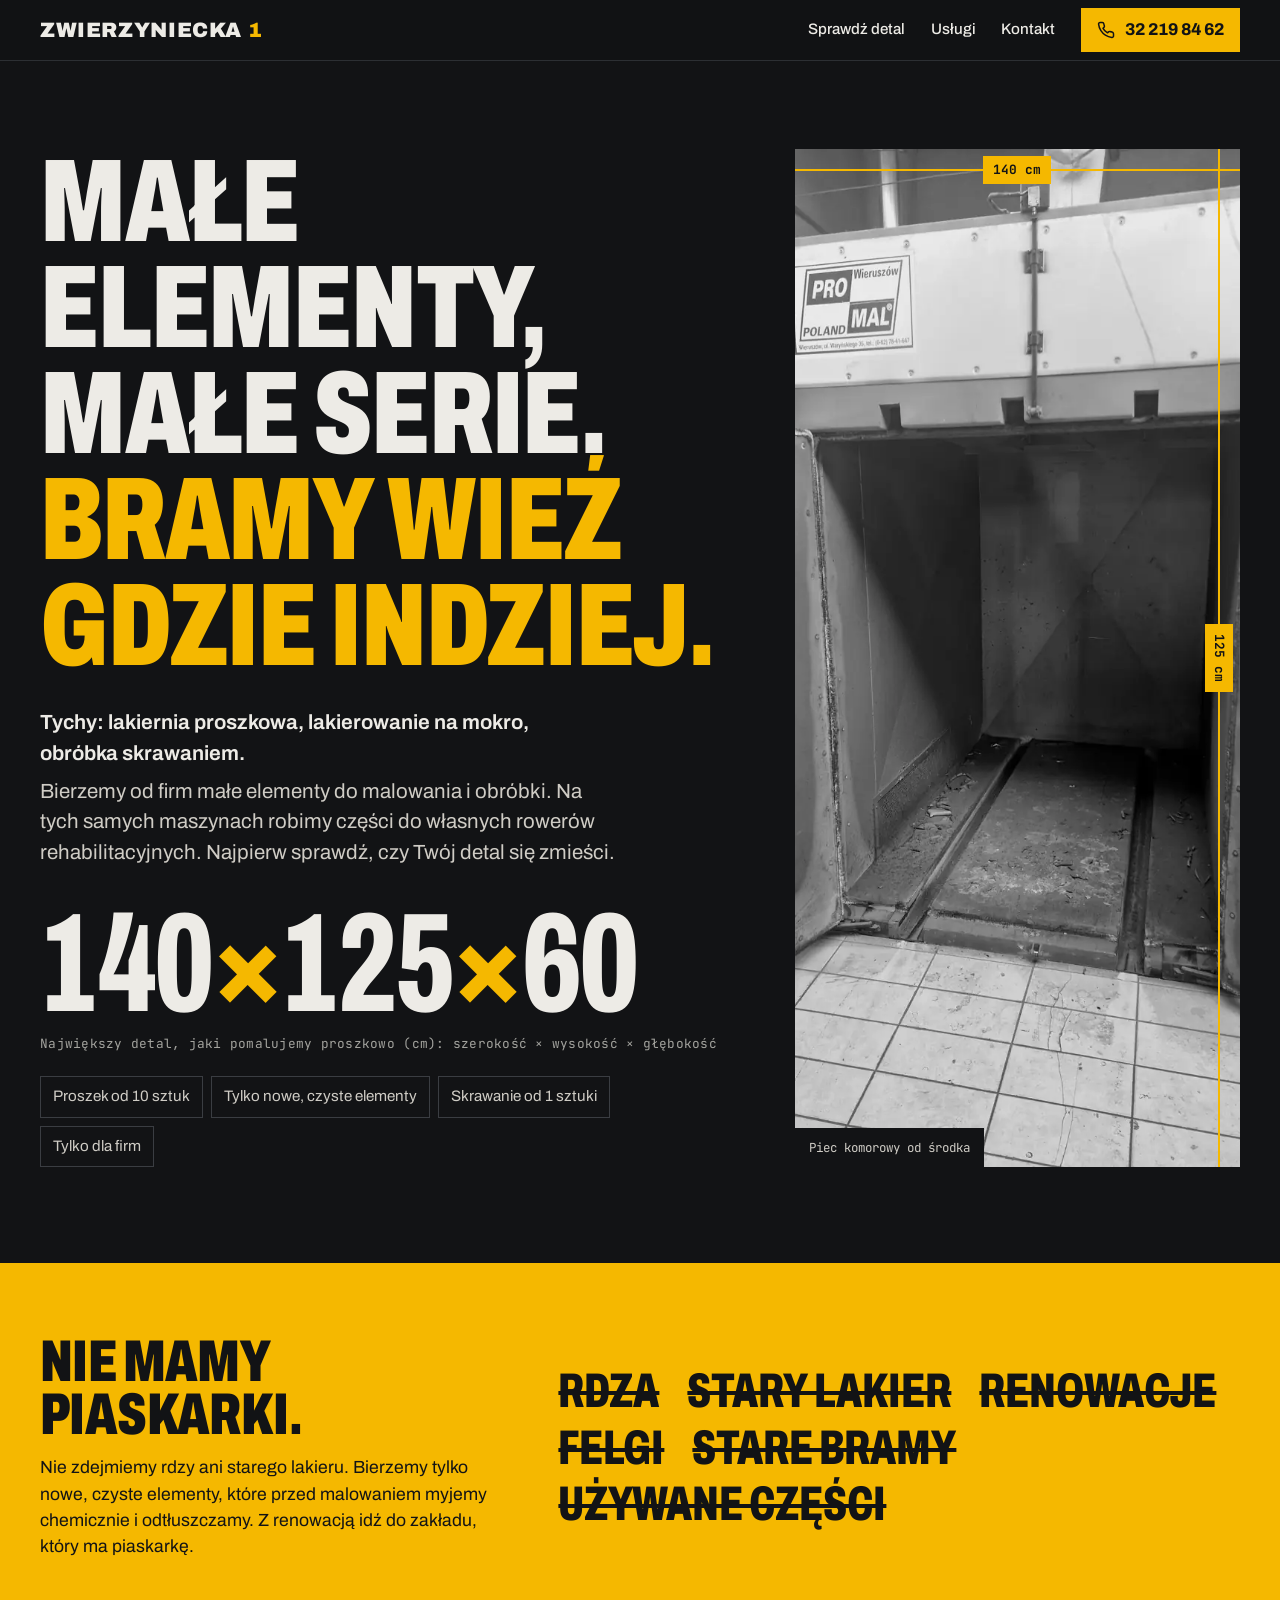
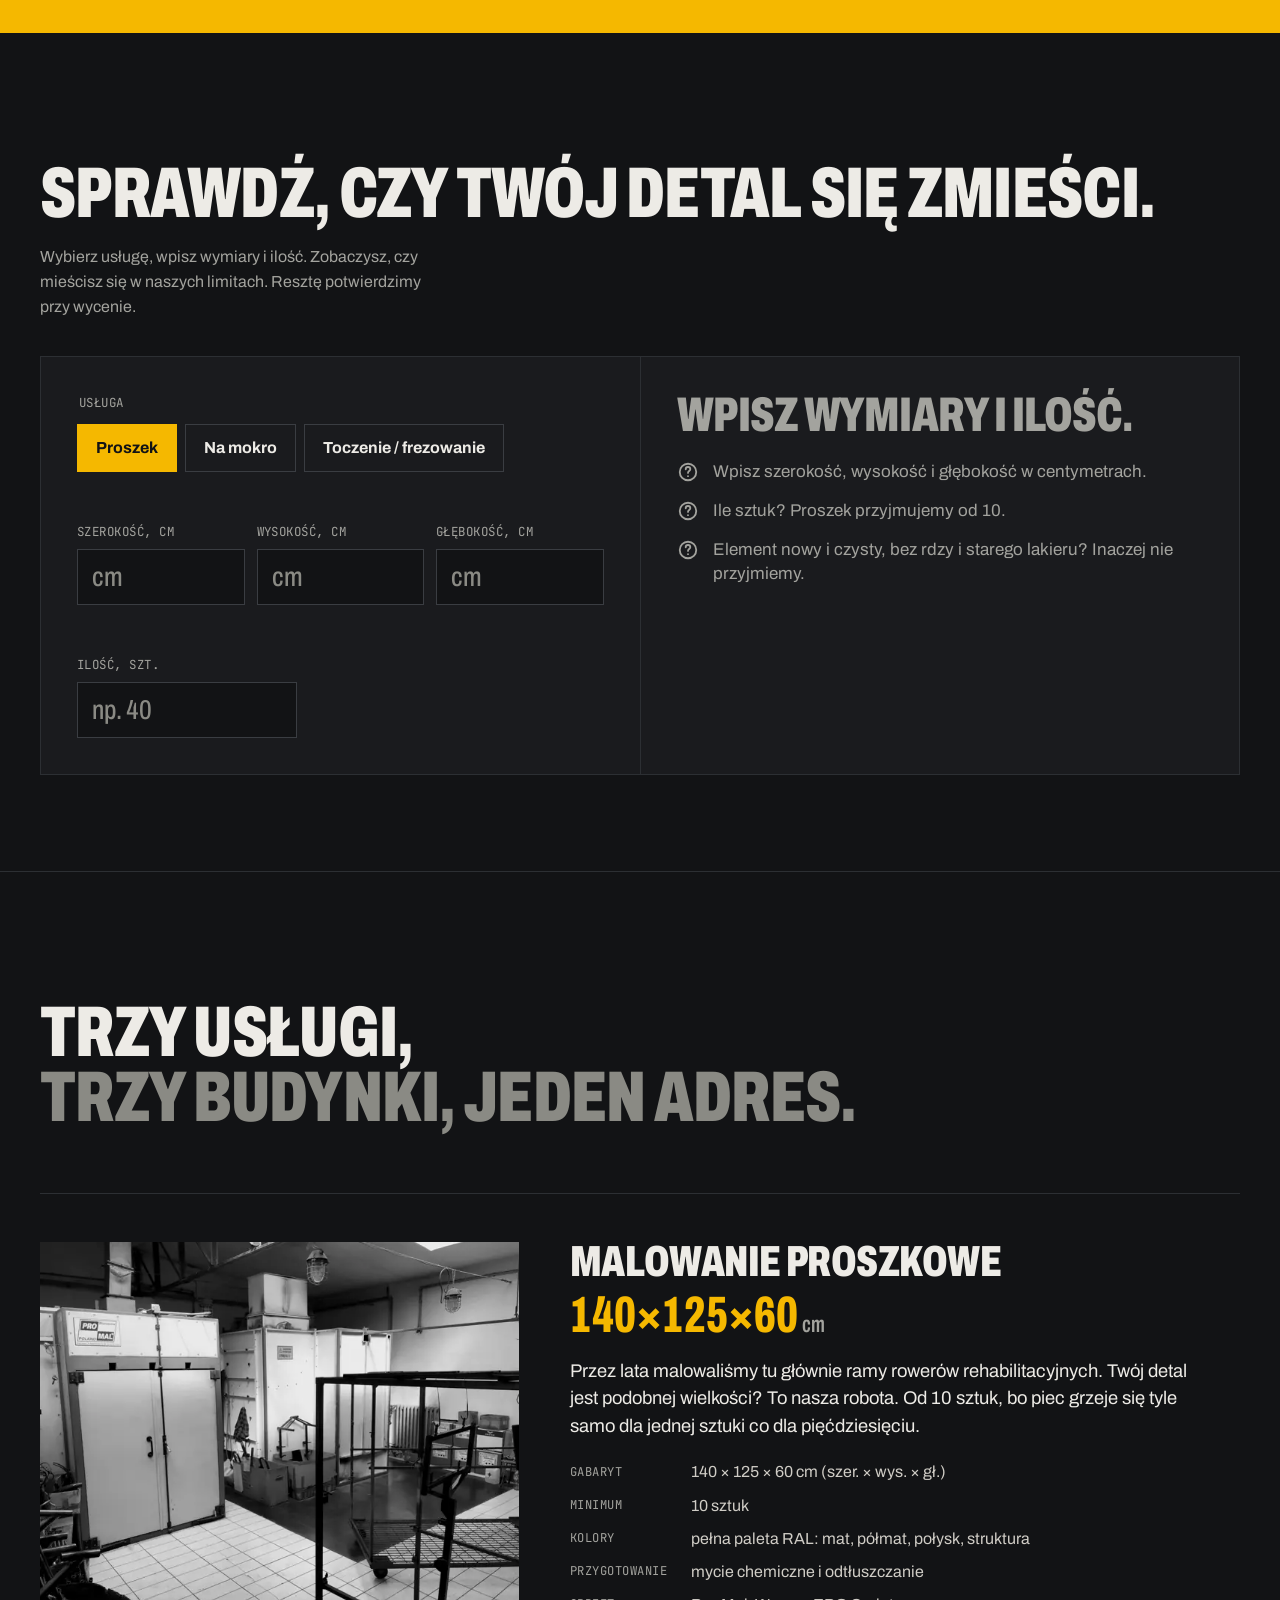
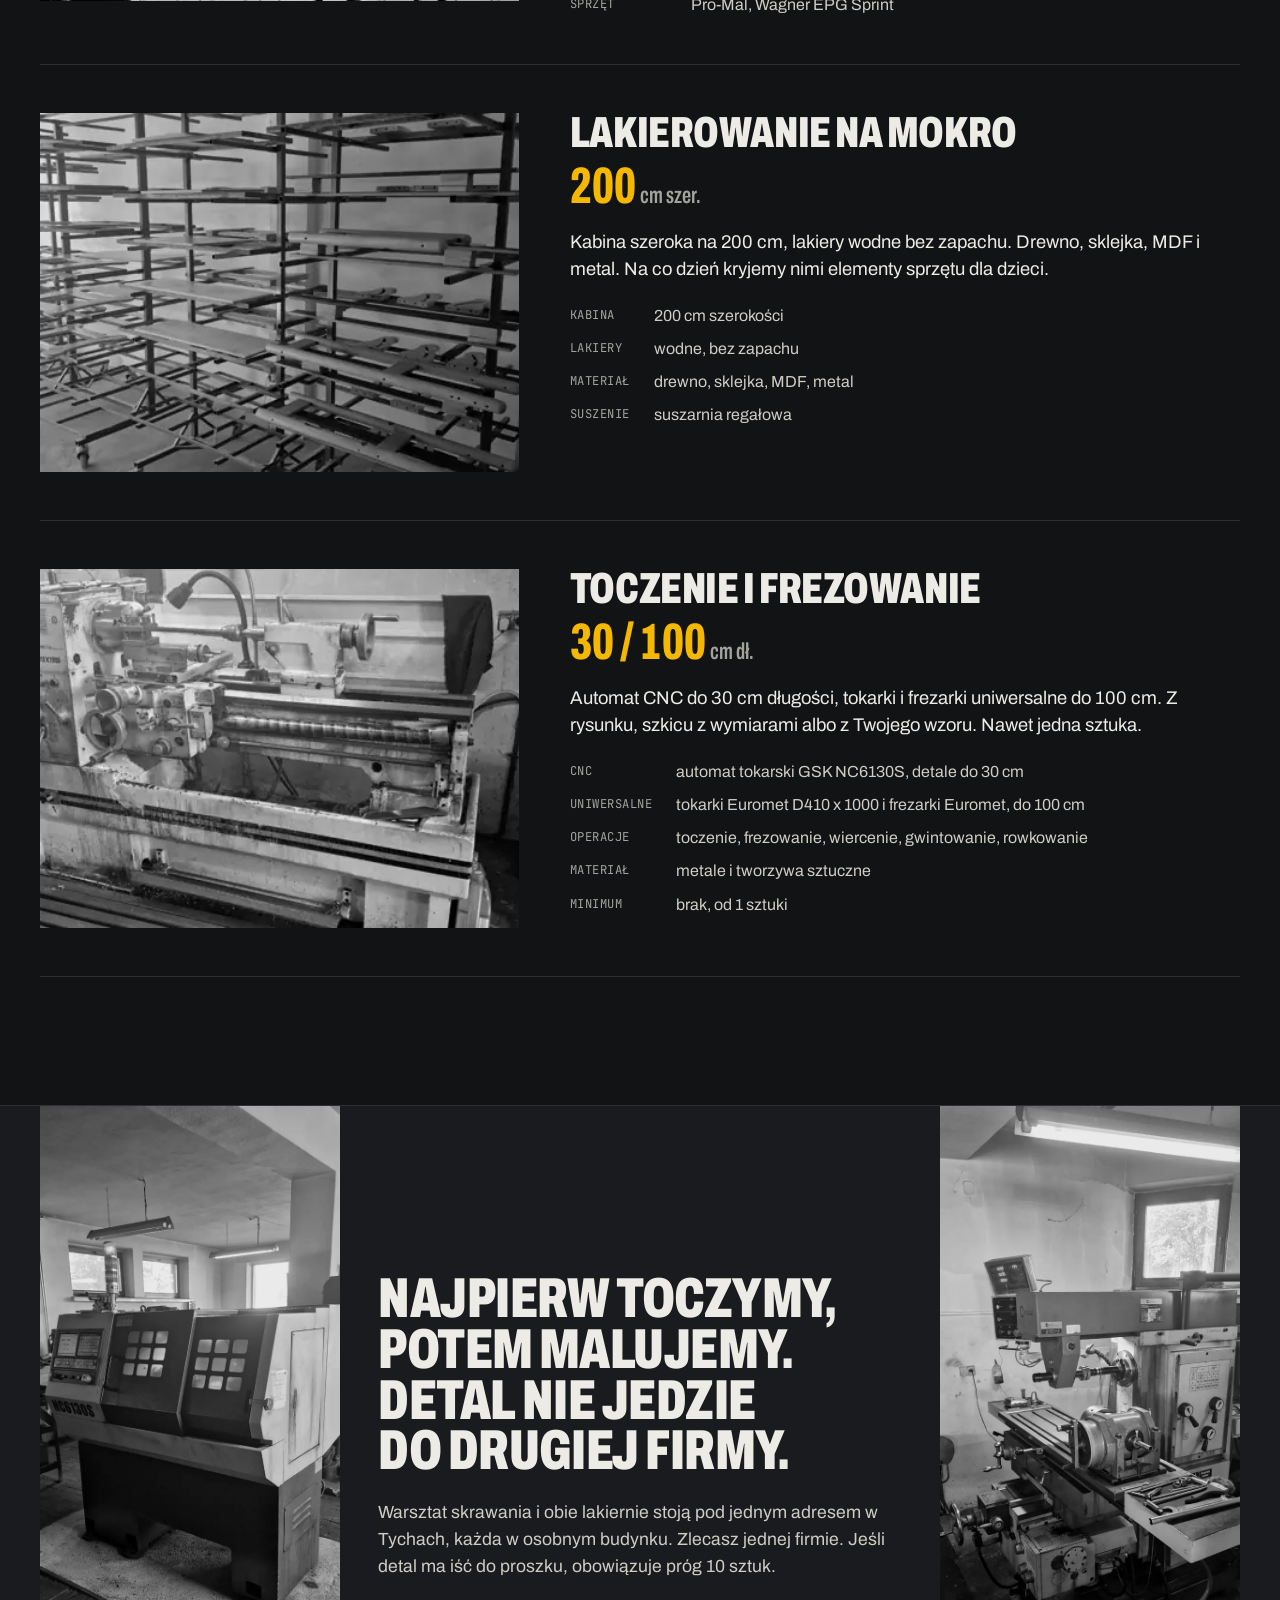
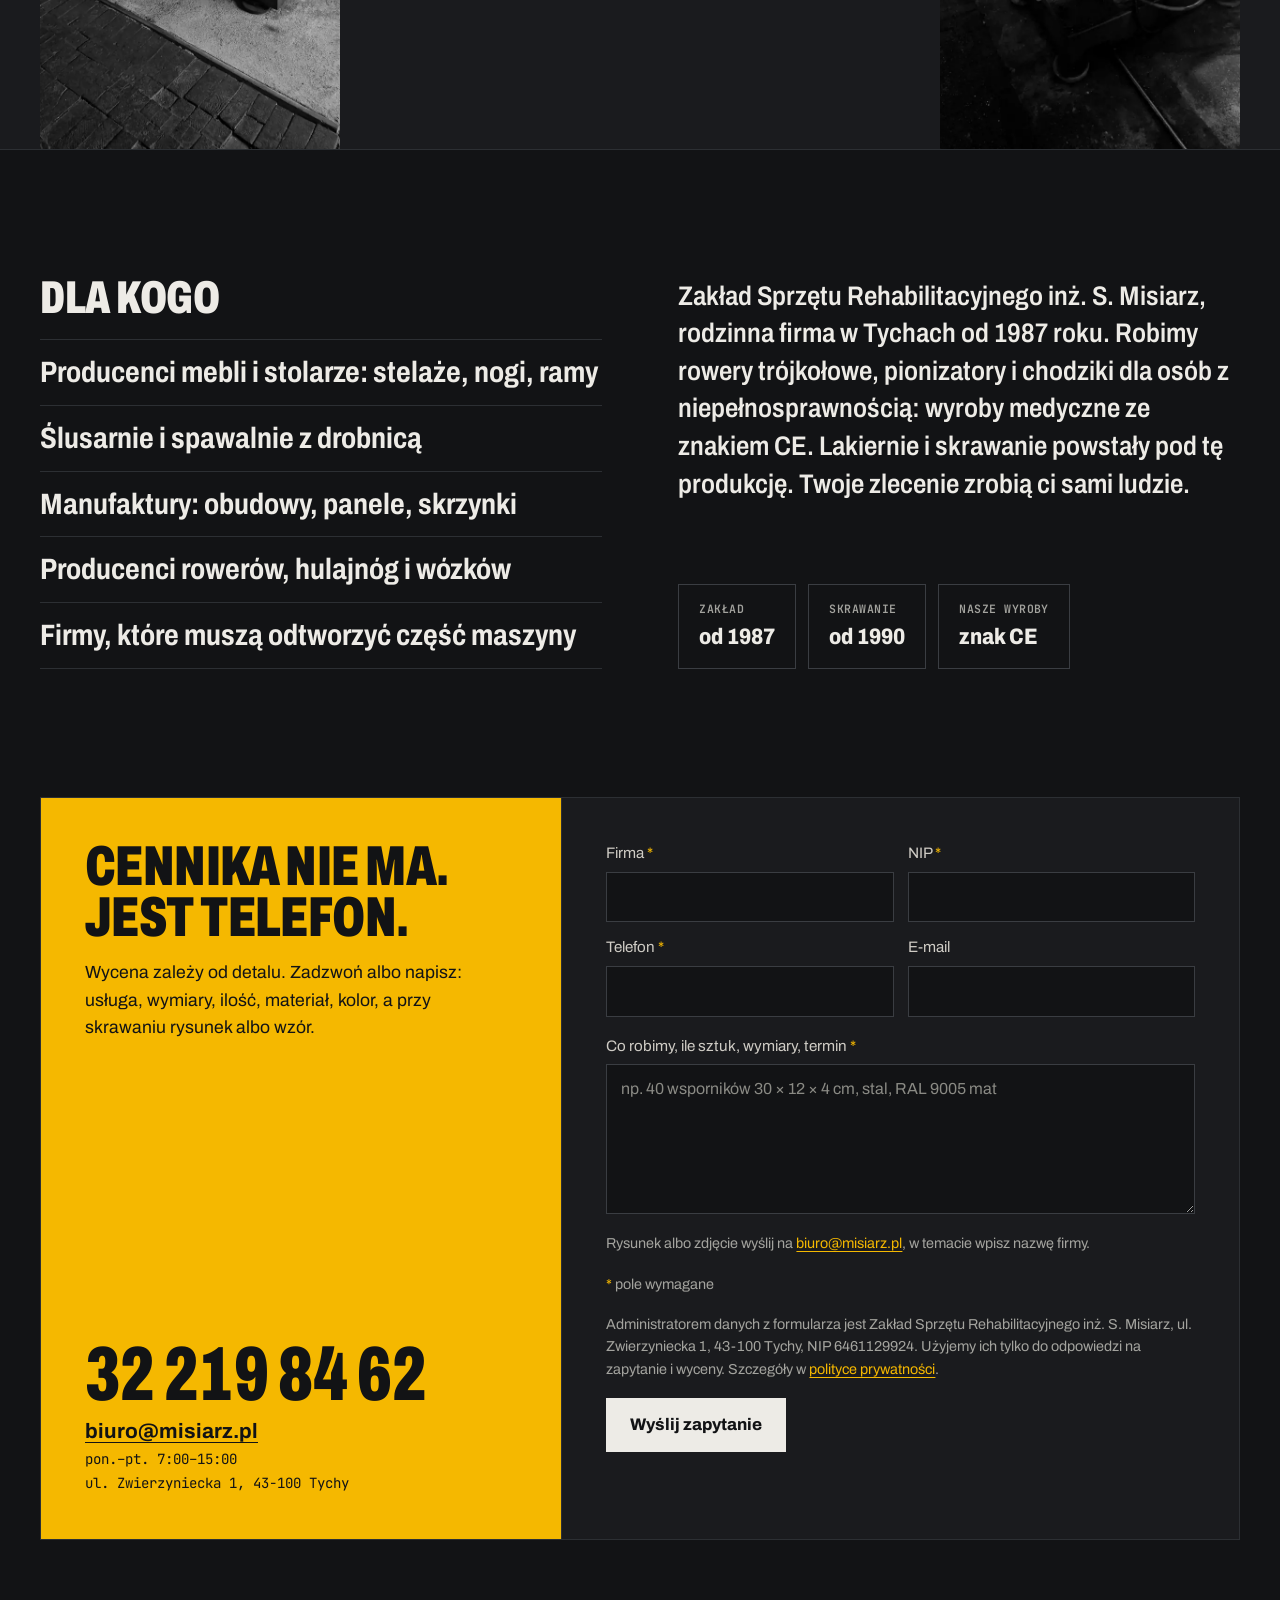
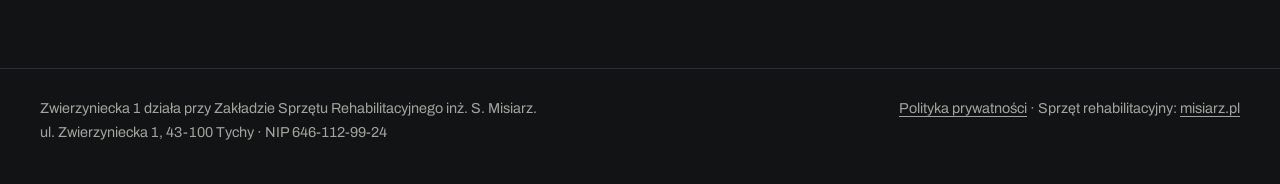
<file: index.html>
<!doctype html>
<html lang="pl">
<head>
<meta charset="utf-8">
<meta name="viewport" content="width=device-width, initial-scale=1">
<title>Lakiernia proszkowa i obróbka skrawaniem Tychy | Zwierzyniecka 1</title>
<meta name="description" content="Malowanie proszkowe do 140 × 125 × 60 cm od 10 sztuk, lakierowanie na mokro i toczenie od 1 sztuki. Małe elementy i małe serie dla firm. Tychy, ul. Zwierzyniecka 1.">
<link rel="canonical" href="https://zwierzyniecka1.pl/">
<meta name="theme-color" content="#121315">
<meta name="format-detection" content="telephone=no">

<meta property="og:type" content="website">
<meta property="og:locale" content="pl_PL">
<meta property="og:site_name" content="Zwierzyniecka 1">
<meta property="og:title" content="Zwierzyniecka 1 · lakiernia i skrawanie, Tychy">
<meta property="og:description" content="Małe elementy, małe serie. Malowanie proszkowe, lakierowanie na mokro, toczenie i frezowanie. Tylko dla firm.">
<meta property="og:url" content="https://zwierzyniecka1.pl/">
<meta property="og:image" content="https://zwierzyniecka1.pl/img/og.jpg">
<meta property="og:image:width" content="1200">
<meta property="og:image:height" content="630">
<meta name="twitter:card" content="summary_large_image">

<link rel="icon" href="favicon.svg" type="image/svg+xml">
<link rel="icon" href="favicon-32.png" sizes="32x32" type="image/png">
<link rel="apple-touch-icon" href="apple-touch-icon.png">

<link rel="preload" href="fonts/archivo-latin.woff2" as="font" type="font/woff2" crossorigin>
<link rel="preload" href="fonts/archivo-pl.woff2" as="font" type="font/woff2" crossorigin>
<link rel="preload" href="img/piec-640.webp" as="image" type="image/webp" imagesrcset="img/piec-640.webp 640w, img/piec-1280.webp 1280w" imagesizes="38vw" media="(min-width: 901px)" fetchpriority="high">
<link rel="stylesheet" href="css/style.css?v=3">

<script type="application/ld+json">
{
  "@context": "https://schema.org",
  "@type": "LocalBusiness",
  "@id": "https://zwierzyniecka1.pl/#firma",
  "name": "Zwierzyniecka 1",
  "description": "Lakiernia proszkowa, lakierowanie na mokro i obróbka skrawaniem dla firm. Małe elementy i małe serie.",
  "url": "https://zwierzyniecka1.pl/",
  "image": "https://zwierzyniecka1.pl/img/og.jpg",
  "telephone": "+48 32 219 84 62",
  "email": "biuro@misiarz.pl",
  "address": {
    "@type": "PostalAddress",
    "streetAddress": "ul. Zwierzyniecka 1",
    "postalCode": "43-100",
    "addressLocality": "Tychy",
    "addressCountry": "PL"
  },
  "openingHoursSpecification": [{
    "@type": "OpeningHoursSpecification",
    "dayOfWeek": ["Monday", "Tuesday", "Wednesday", "Thursday", "Friday"],
    "opens": "07:00",
    "closes": "15:00"
  }],
  "parentOrganization": {
    "@type": "Organization",
    "name": "Zakład Sprzętu Rehabilitacyjnego inż. S. Misiarz",
    "legalName": "Zakład Sprzętu Rehabilitacyjnego inż. S. Misiarz",
    "taxID": "6461129924",
    "vatID": "PL6461129924",
    "url": "https://www.misiarz.pl/"
  },
  "hasOfferCatalog": {
    "@type": "OfferCatalog",
    "name": "Usługi",
    "itemListElement": [
      {"@type": "Offer", "itemOffered": {"@type": "Service", "name": "Malowanie proszkowe", "description": "Elementy do 140 × 125 × 60 cm, od 10 sztuk, pełna paleta RAL."}},
      {"@type": "Offer", "itemOffered": {"@type": "Service", "name": "Lakierowanie na mokro", "description": "Kabina 200 cm szerokości, lakiery wodne. Drewno, sklejka, MDF, metal."}},
      {"@type": "Offer", "itemOffered": {"@type": "Service", "name": "Obróbka skrawaniem", "description": "Toczenie i frezowanie do 100 cm długości, CNC do 30 cm, od 1 sztuki."}}
    ]
  }
}
</script>
</head>
<body>
<a class="skip" href="#main">Przejdź do treści</a>

<header class="bar">
  <div class="wrap bar__in">
    <a class="logo" href="#main" aria-label="Zwierzyniecka 1, początek strony">ZWIERZYNIECKA<b>1</b></a>
    <nav class="nav" aria-label="Menu">
      <a class="nav__link" href="#sprawdz">Sprawdź detal</a>
      <a class="nav__link" href="#uslugi">Usługi</a>
      <a class="nav__link" href="#kontakt">Kontakt</a>
      <a class="call" href="tel:+48322198462"><svg viewBox="0 0 24 24" fill="none" stroke="currentColor" stroke-width="2" stroke-linecap="round" stroke-linejoin="round" aria-hidden="true"><path d="M22 16.9v3a2 2 0 0 1-2.2 2 19.8 19.8 0 0 1-8.6-3.1 19.5 19.5 0 0 1-6-6A19.8 19.8 0 0 1 2.1 4.2 2 2 0 0 1 4.1 2h3a2 2 0 0 1 2 1.7c.1.9.4 1.8.7 2.7a2 2 0 0 1-.5 2.1L8 9.8a16 16 0 0 0 6 6l1.3-1.3a2 2 0 0 1 2.1-.4c.9.3 1.8.6 2.7.7a2 2 0 0 1 1.7 2z"/></svg><span class="num">32 219 84 62</span></a>
    </nav>
  </div>
</header>

<main id="main">

<section class="hero" aria-labelledby="hero-h">
  <div class="wrap hero__grid">
    <div class="hero__copy">
      <div>
        <h1 id="hero-h" class="display">Małe elementy, małe serie. <span>Bramy wieź gdzie indziej.</span></h1>
        <p class="lead"><strong>Tychy: lakiernia proszkowa, lakierowanie na mokro, obróbka skrawaniem.</strong>Bierzemy od firm małe elementy do malowania i obróbki. Na tych samych maszynach robimy części do własnych rowerów rehabilitacyjnych. Najpierw sprawdź, czy Twój detal się zmieści.</p>
      </div>
      <div class="size">
        <p class="size__num num"><span aria-hidden="true">140<i>×</i>125<i>×</i>60</span><span class="sr">140 na 125 na 60 centymetrów</span></p>
        <p class="size__cap">Największy detal, jaki pomalujemy proszkowo (cm): szerokość × wysokość × głębokość</p>
        <ul class="tags">
          <li>Proszek od 10 sztuk</li>
          <li>Tylko nowe, czyste elementy</li>
          <li>Skrawanie od 1 sztuki</li>
          <li>Tylko dla firm</li>
        </ul>
      </div>
    </div>
    <figure class="oven">
      <img src="img/piec-640.webp" srcset="img/piec-640.webp 640w, img/piec-1280.webp 1280w" sizes="(max-width: 900px) 100vw, 38vw" width="640" height="1370" alt="Wnętrze pieca komorowego do malowania proszkowego" decoding="async">
      <span class="oven__w" aria-hidden="true"></span>
      <span class="oven__tag oven__tag--w" aria-hidden="true">140 cm</span>
      <span class="oven__h" aria-hidden="true"></span>
      <span class="oven__tag oven__tag--h" aria-hidden="true">125 cm</span>
      <figcaption>Piec komorowy od środka</figcaption>
    </figure>
  </div>
</section>

<section class="no" aria-labelledby="no-h">
  <div class="wrap no__in">
    <div>
      <h2 id="no-h" class="display">Nie mamy piaskarki.</h2>
      <p>Nie zdejmiemy rdzy ani starego lakieru. Bierzemy tylko nowe, czyste elementy, które przed malowaniem myjemy chemicznie i odtłuszczamy. Z renowacją idź do zakładu, który ma piaskarkę.</p>
    </div>
    <ul aria-label="Czego nie przyjmujemy">
      <li>rdza</li>
      <li>stary lakier</li>
      <li>renowacje</li>
      <li>felgi</li>
      <li>stare bramy</li>
      <li>używane części</li>
    </ul>
  </div>
</section>

<section class="check" id="sprawdz" aria-labelledby="check-h">
  <div class="wrap">
    <div class="check__head">
      <h2 id="check-h" class="display">Sprawdź, czy Twój detal się zmieści.</h2>
      <p class="check__intro">Wybierz usługę, wpisz wymiary i ilość. Zobaczysz, czy mieścisz się w naszych limitach. Resztę potwierdzimy przy wycenie.</p>
    </div>
    <div class="check__box">
      <form class="check__form" id="checker" novalidate>
        <fieldset>
          <legend>Usługa</legend>
          <div class="modes">
            <button type="button" class="mode" data-mode="proszek" aria-pressed="true">Proszek</button>
            <button type="button" class="mode" data-mode="mokro" aria-pressed="false">Na mokro</button>
            <button type="button" class="mode" data-mode="toczenie" aria-pressed="false">Toczenie / frezowanie</button>
          </div>
        </fieldset>
        <div class="dims">
          <label class="field"><span class="lbl" id="lab-a">Szerokość, cm</span><input class="inp" id="in-a" type="text" inputmode="decimal" autocomplete="off" placeholder="cm"></label>
          <label class="field"><span class="lbl" id="lab-b">Wysokość, cm</span><input class="inp" id="in-b" type="text" inputmode="decimal" autocomplete="off" placeholder="cm"></label>
          <label class="field"><span class="lbl" id="lab-c">Głębokość, cm</span><input class="inp" id="in-c" type="text" inputmode="decimal" autocomplete="off" placeholder="cm"></label>
        </div>
        <label class="field field--qty"><span class="lbl">Ilość, szt.</span><input class="inp" id="in-q" type="text" inputmode="numeric" autocomplete="off" placeholder="np. 40"></label>
      </form>
      <div class="check__out">
        <p class="sr" id="check-live" aria-live="polite"></p>
        <p class="verdict display" id="verdict" data-state="empty">Wpisz wymiary i ilość.</p>
        <ul class="notes" id="notes"></ul>
        <a class="btn check__cta" id="check-cta" href="#kontakt" hidden>Wyślij zapytanie z tymi wymiarami</a>
      </div>
    </div>
  </div>
</section>

<section class="services" id="uslugi" aria-labelledby="svc-h">
  <div class="wrap">
    <h2 id="svc-h" class="display section-title">Trzy usługi, <span>trzy budynki, jeden adres.</span></h2>

    <article class="svc">
      <img class="svc__img" src="img/hala-640.webp" srcset="img/hala-640.webp 640w, img/hala-1280.webp 1280w" sizes="(max-width: 860px) 100vw, 40vw" width="640" height="480" loading="lazy" decoding="async" alt="Lakiernia proszkowa: piec i kabina proszkowa">
      <div class="svc__body">
        <div class="svc__top">
          <h3 class="display">Malowanie proszkowe</h3>
          <p class="svc__fig num">140×125×60<small>cm</small></p>
        </div>
        <p class="svc__lead">Przez lata malowaliśmy tu głównie ramy rowerów rehabilitacyjnych. Twój detal jest podobnej wielkości? To nasza robota. Od 10 sztuk, bo piec grzeje się tyle samo dla jednej sztuki co dla pięćdziesięciu.</p>
        <dl class="specs">
          <dt>Gabaryt</dt><dd>140 × 125 × 60 cm (szer. × wys. × gł.)</dd>
          <dt>Minimum</dt><dd>10 sztuk</dd>
          <dt>Kolory</dt><dd>pełna paleta RAL: mat, półmat, połysk, struktura</dd>
          <dt>Przygotowanie</dt><dd>mycie chemiczne i odtłuszczanie</dd>
          <dt>Sprzęt</dt><dd>Pro-Mal, Wagner EPG Sprint</dd>
        </dl>
      </div>
    </article>

    <article class="svc">
      <img class="svc__img" src="img/suszarnia-640.webp" srcset="img/suszarnia-640.webp 640w, img/suszarnia-1280.webp 1280w" sizes="(max-width: 860px) 100vw, 40vw" width="640" height="299" loading="lazy" decoding="async" alt="Suszarnia regałowa z lakierowanymi elementami ze sklejki">
      <div class="svc__body">
        <div class="svc__top">
          <h3 class="display">Lakierowanie na mokro</h3>
          <p class="svc__fig num">200<small>cm szer.</small></p>
        </div>
        <p class="svc__lead">Kabina szeroka na 200 cm, lakiery wodne bez zapachu. Drewno, sklejka, MDF i metal. Na co dzień kryjemy nimi elementy sprzętu dla dzieci.</p>
        <dl class="specs">
          <dt>Kabina</dt><dd>200 cm szerokości</dd>
          <dt>Lakiery</dt><dd>wodne, bez zapachu</dd>
          <dt>Materiał</dt><dd>drewno, sklejka, MDF, metal</dd>
          <dt>Suszenie</dt><dd>suszarnia regałowa</dd>
        </dl>
      </div>
    </article>

    <article class="svc">
      <img class="svc__img" src="img/tokarka-640.webp" srcset="img/tokarka-640.webp 640w, img/tokarka-1280.webp 1280w" sizes="(max-width: 860px) 100vw, 40vw" width="640" height="299" loading="lazy" decoding="async" alt="Tokarka uniwersalna Euromet D410 x 1000">
      <div class="svc__body">
        <div class="svc__top">
          <h3 class="display">Toczenie i frezowanie</h3>
          <p class="svc__fig num">30 / 100<small>cm dł.</small></p>
        </div>
        <p class="svc__lead">Automat CNC do 30 cm długości, tokarki i frezarki uniwersalne do 100 cm. Z rysunku, szkicu z wymiarami albo z Twojego wzoru. Nawet jedna sztuka.</p>
        <dl class="specs">
          <dt>CNC</dt><dd>automat tokarski GSK NC6130S, detale do 30 cm</dd>
          <dt>Uniwersalne</dt><dd>tokarki Euromet D410 x 1000 i frezarki Euromet, do 100 cm</dd>
          <dt>Operacje</dt><dd>toczenie, frezowanie, wiercenie, gwintowanie, rowkowanie</dd>
          <dt>Materiał</dt><dd>metale i tworzywa sztuczne</dd>
          <dt>Minimum</dt><dd>brak, od 1 sztuki</dd>
        </dl>
      </div>
    </article>
  </div>
</section>

<section class="addr" aria-labelledby="addr-h">
  <div class="wrap addr__in">
    <img src="img/cnc-640.webp" srcset="img/cnc-640.webp 640w, img/cnc-1280.webp 1280w" sizes="(max-width: 900px) 50vw, 25vw" width="640" height="1370" loading="lazy" decoding="async" alt="Automat tokarski CNC GSK NC6130S">
    <div class="addr__txt">
      <h2 id="addr-h" class="display">Najpierw toczymy, potem malujemy. Detal nie jedzie do drugiej firmy.</h2>
      <p>Warsztat skrawania i obie lakiernie stoją pod jednym adresem w Tychach, każda w osobnym budynku. Zlecasz jednej firmie. Jeśli detal ma iść do proszku, obowiązuje próg 10 sztuk.</p>
    </div>
    <img src="img/frezarka-640.webp" srcset="img/frezarka-640.webp 640w, img/frezarka-1280.webp 1280w" sizes="(max-width: 900px) 50vw, 25vw" width="640" height="1370" loading="lazy" decoding="async" alt="Frezarka uniwersalna Euromet">
  </div>
</section>

<div class="wrap who">
  <section aria-labelledby="who-h">
    <h2 id="who-h" class="display">Dla kogo</h2>
    <ul>
      <li>Producenci mebli i stolarze: stelaże, nogi, ramy</li>
      <li>Ślusarnie i spawalnie z drobnicą</li>
      <li>Manufaktury: obudowy, panele, skrzynki</li>
      <li>Producenci rowerów, hulajnóg i wózków</li>
      <li>Firmy, które muszą odtworzyć część maszyny</li>
    </ul>
  </section>
  <section class="story" aria-label="O zakładzie">
    <p>Zakład Sprzętu Rehabilitacyjnego inż. S. Misiarz, rodzinna firma w Tychach od 1987 roku. Robimy rowery trójkołowe, pionizatory i chodziki dla osób z niepełnosprawnością: wyroby medyczne ze znakiem CE. Lakiernie i skrawanie powstały pod tę produkcję. Twoje zlecenie zrobią ci sami ludzie.</p>
    <div class="facts">
      <p class="fact"><span>Zakład</span><b class="num">od 1987</b></p>
      <p class="fact"><span>Skrawanie</span><b class="num">od 1990</b></p>
      <p class="fact"><span>Nasze wyroby</span><b>znak CE</b></p>
    </div>
  </section>
</div>

<section class="contact" id="kontakt" aria-labelledby="contact-h">
  <div class="wrap">
    <div class="contact__box">
      <div class="contact__call">
        <div>
          <h2 id="contact-h" class="display">Cennika nie ma.<br>Jest telefon.</h2>
          <p>Wycena zależy od detalu. Zadzwoń albo napisz: usługa, wymiary, ilość, materiał, kolor, a przy skrawaniu rysunek albo wzór.</p>
        </div>
        <div>
          <a class="bigtel num" href="tel:+48322198462">32 219 84 62</a>
          <p><a class="contact__mail" href="mailto:biuro@misiarz.pl">biuro@misiarz.pl</a></p>
          <address class="contact__meta">pon.–pt. 7:00–15:00<br>ul. Zwierzyniecka 1, 43-100 Tychy</address>
        </div>
      </div>

      <form class="form" id="inquiry" action="mailto:biuro@misiarz.pl" method="post" enctype="text/plain">
        <div class="form__grid">
          <label class="ff"><span>Firma <em aria-hidden="true">*</em></span><input name="firma" required autocomplete="organization"></label>
          <label class="ff"><span>NIP <em aria-hidden="true">*</em></span><input name="nip" required inputmode="numeric" pattern="[0-9 \-]{10,13}" title="10 cyfr NIP"></label>
          <label class="ff"><span>Telefon <em aria-hidden="true">*</em></span><input name="telefon" type="tel" required autocomplete="tel"></label>
          <label class="ff"><span>E-mail</span><input name="email" type="email" autocomplete="email"></label>
        </div>
        <label class="ff"><span>Co robimy, ile sztuk, wymiary, termin <em aria-hidden="true">*</em></span><textarea name="opis" id="opis" required rows="5" placeholder="np. 40 wsporników 30 × 12 × 4 cm, stal, RAL 9005 mat"></textarea></label>
        <p class="form__note">Rysunek albo zdjęcie wyślij na <a href="mailto:biuro@misiarz.pl">biuro@misiarz.pl</a>, w temacie wpisz nazwę firmy.</p>
        <div class="hp" aria-hidden="true"><label>Zostaw to pole puste <input name="_gotcha" tabindex="-1" autocomplete="off"></label></div>
        <input type="hidden" name="_subject" value="Zapytanie ze strony zwierzyniecka1.pl">
        <p class="form__note"><em class="req">*</em> pole wymagane</p>
        <p class="form__note">Administratorem danych z formularza jest Zakład Sprzętu Rehabilitacyjnego inż. S. Misiarz, ul. Zwierzyniecka 1, 43-100 Tychy, NIP 6461129924. Użyjemy ich tylko do odpowiedzi na zapytanie i wyceny. Szczegóły w <a href="polityka-prywatnosci.html">polityce prywatności</a>.</p>
        <button class="btn btn--light" type="submit">Wyślij zapytanie</button>
        <p class="form__status" id="form-status" role="status"></p>
      </form>
    </div>
  </div>
</section>

</main>

<footer class="foot">
  <div class="wrap foot__in">
    <p>Zwierzyniecka 1 działa przy Zakładzie Sprzętu Rehabilitacyjnego inż. S. Misiarz.<br>ul. Zwierzyniecka 1, 43-100 Tychy · NIP <span class="num">646-112-99-24</span></p>
    <p><a href="polityka-prywatnosci.html">Polityka prywatności</a> · Sprzęt rehabilitacyjny: <a href="https://www.misiarz.pl">misiarz.pl</a></p>
  </div>
</footer>

<script src="js/app.js?v=3" defer></script>
</body>
</html>
</file>
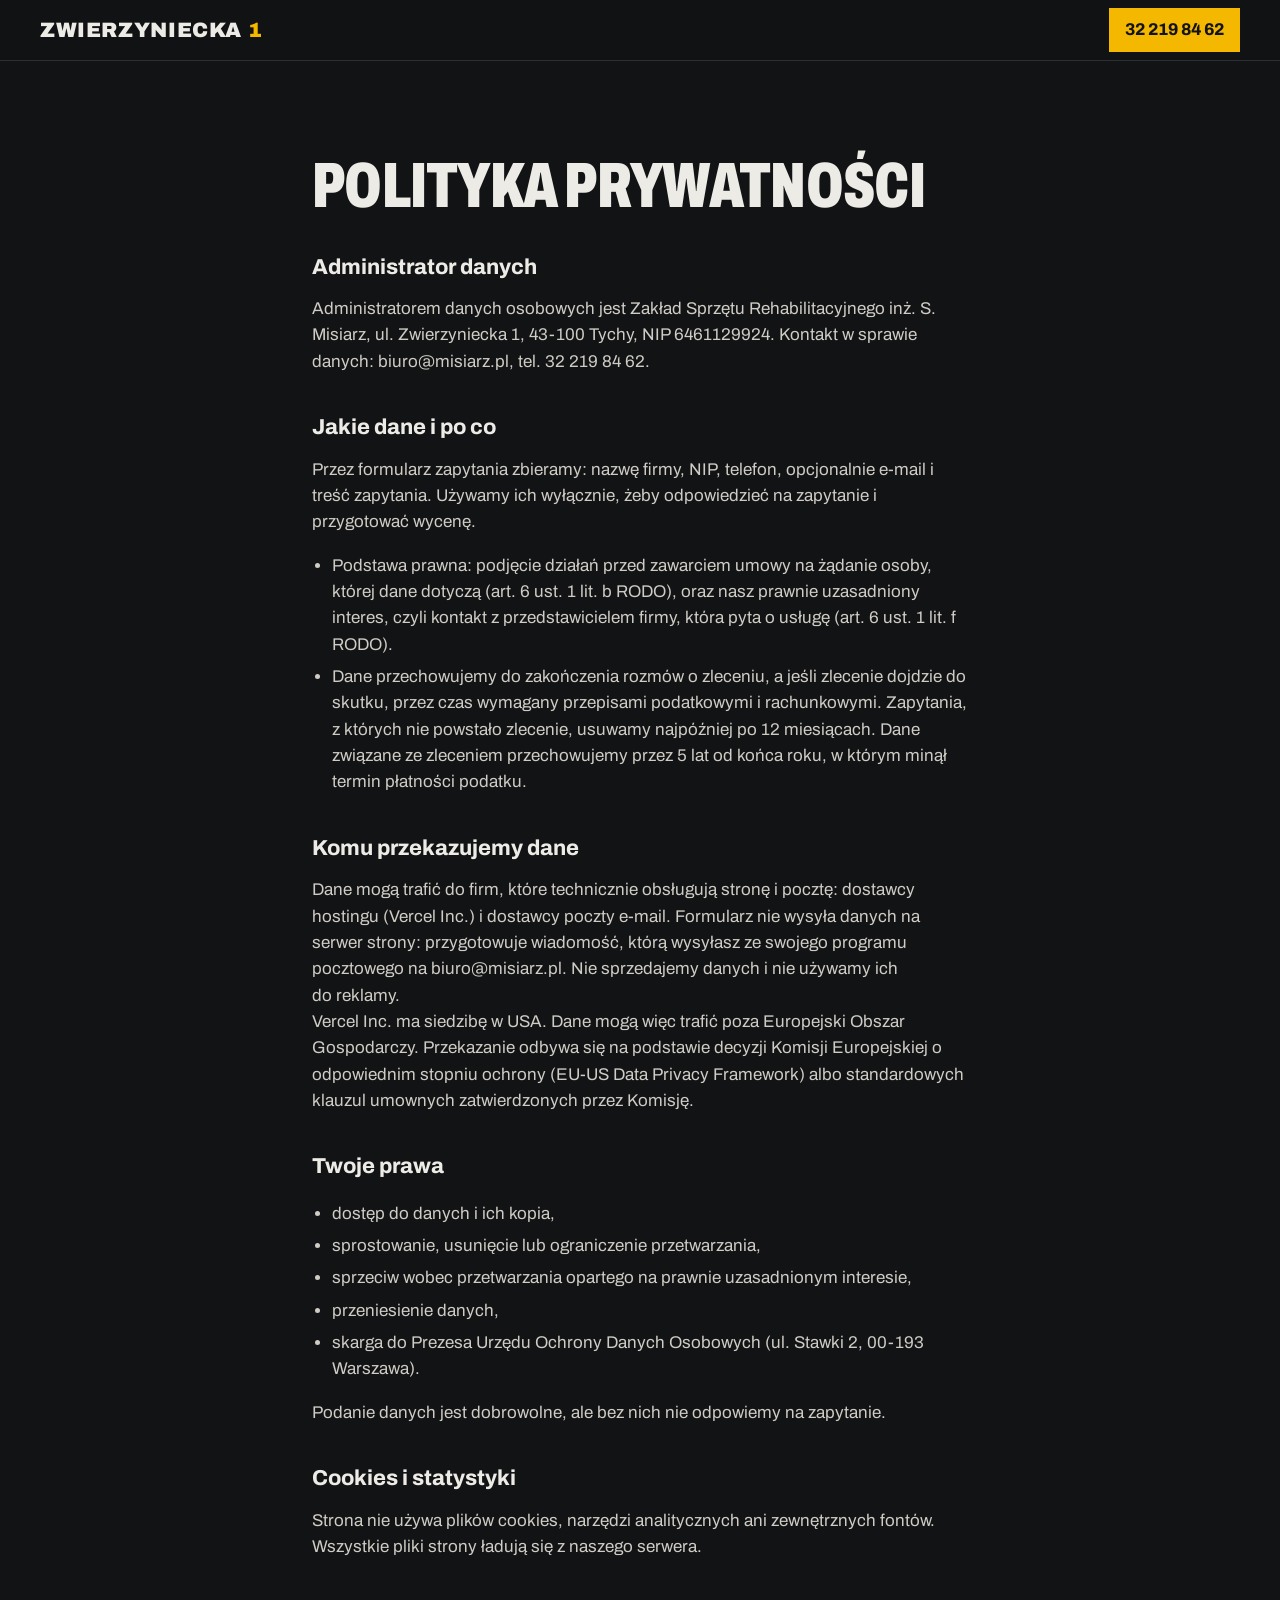
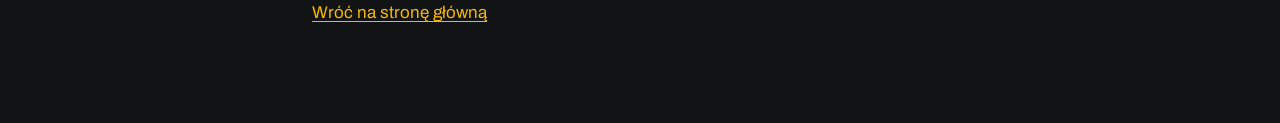
<file: polityka-prywatnosci.html>
<!doctype html>
<html lang="pl">
<head>
<meta charset="utf-8">
<meta name="viewport" content="width=device-width, initial-scale=1">
<title>Polityka prywatności | Zwierzyniecka 1</title>
<meta name="description" content="Polityka prywatności strony zwierzyniecka1.pl: kto przetwarza dane z formularza zapytania, w jakim celu i jak długo.">
<link rel="canonical" href="https://zwierzyniecka1.pl/polityka-prywatnosci.html">
<meta name="theme-color" content="#121315">
<link rel="icon" href="favicon.svg" type="image/svg+xml">
<link rel="stylesheet" href="css/style.css?v=3">
</head>
<body>
<header class="bar">
  <div class="wrap bar__in">
    <a class="logo" href="./">ZWIERZYNIECKA<b>1</b></a>
    <nav class="nav" aria-label="Menu"><a class="call" href="tel:+48322198462"><span class="num">32 219 84 62</span></a></nav>
  </div>
</header>
<main class="wrap doc">
  <h1 class="display">Polityka prywatności</h1>

  <!-- Przed publikacją daj tekst do sprawdzenia prawnikowi. Po podpięciu Formspree dopisz go w sekcji „Komu przekazujemy dane”. -->

  <h2>Administrator danych</h2>
  <p>Administratorem danych osobowych jest Zakład Sprzętu Rehabilitacyjnego inż. S. Misiarz, ul. Zwierzyniecka 1, 43-100 Tychy, NIP 6461129924. Kontakt w sprawie danych: biuro@misiarz.pl, tel. 32 219 84 62.</p>

  <h2>Jakie dane i po co</h2>
  <p>Przez formularz zapytania zbieramy: nazwę firmy, NIP, telefon, opcjonalnie e-mail i treść zapytania. Używamy ich wyłącznie, żeby odpowiedzieć na zapytanie i przygotować wycenę.</p>
  <ul>
    <li>Podstawa prawna: podjęcie działań przed zawarciem umowy na żądanie osoby, której dane dotyczą (art. 6 ust. 1 lit. b RODO), oraz nasz prawnie uzasadniony interes, czyli kontakt z przedstawicielem firmy, która pyta o usługę (art. 6 ust. 1 lit. f RODO).</li>
    <li>Dane przechowujemy do zakończenia rozmów o zleceniu, a jeśli zlecenie dojdzie do skutku, przez czas wymagany przepisami podatkowymi i rachunkowymi. Zapytania, z których nie powstało zlecenie, usuwamy najpóźniej po 12 miesiącach. Dane związane ze zleceniem przechowujemy przez 5 lat od końca roku, w którym minął termin płatności podatku.</li>
  </ul>

  <h2>Komu przekazujemy dane</h2>
  <p>Dane mogą trafić do firm, które technicznie obsługują stronę i pocztę: dostawcy hostingu (Vercel Inc.) i dostawcy poczty e-mail. Formularz nie wysyła danych na serwer strony: przygotowuje wiadomość, którą wysyłasz ze swojego programu pocztowego na biuro@misiarz.pl. Nie sprzedajemy danych i nie używamy ich do reklamy.</p>
  <p>Vercel Inc. ma siedzibę w USA. Dane mogą więc trafić poza Europejski Obszar Gospodarczy. Przekazanie odbywa się na podstawie decyzji Komisji Europejskiej o odpowiednim stopniu ochrony (EU-US Data Privacy Framework) albo standardowych klauzul umownych zatwierdzonych przez Komisję.</p>

  <h2>Twoje prawa</h2>
  <ul>
    <li>dostęp do danych i ich kopia,</li>
    <li>sprostowanie, usunięcie lub ograniczenie przetwarzania,</li>
    <li>sprzeciw wobec przetwarzania opartego na prawnie uzasadnionym interesie,</li>
    <li>przeniesienie danych,</li>
    <li>skarga do Prezesa Urzędu Ochrony Danych Osobowych (ul. Stawki 2, 00-193 Warszawa).</li>
  </ul>
  <p>Podanie danych jest dobrowolne, ale bez nich nie odpowiemy na zapytanie.</p>

  <h2>Cookies i statystyki</h2>
  <p>Strona nie używa plików cookies, narzędzi analitycznych ani zewnętrznych fontów. Wszystkie pliki strony ładują się z naszego serwera.</p>

  <p class="doc__back"><a href="./">Wróć na stronę główną</a></p>
</main>
</body>
</html>
</file>
<file: css/style.css>
/* Zwierzyniecka 1 · arkusz stylów
   Kolory i fonty zmieniasz w jednym miejscu: sekcja :root poniżej. */

@font-face {
  font-family: "Archivo";
  src: url("../fonts/archivo-latin.woff2") format("woff2");
  font-weight: 100 900;
  font-stretch: 62% 125%;
  font-display: swap;
  unicode-range: U+0020-007E, U+00A0-00FF, U+2013-2014, U+2018-201E, U+2022, U+2026, U+2192;
}
@font-face {
  font-family: "Archivo";
  src: url("../fonts/archivo-pl.woff2") format("woff2");
  font-weight: 100 900;
  font-stretch: 62% 125%;
  font-display: swap;
  unicode-range: U+0104-0107, U+0118-0119, U+0141-0144, U+015A-015B, U+0179-017C;
}
@font-face {
  font-family: "JetBrains Mono";
  src: url("../fonts/jbmono-latin.woff2") format("woff2");
  font-weight: 100 800;
  font-display: swap;
  unicode-range: U+0020-007E, U+00A0-00FF, U+2013-2014, U+2018-201E, U+2022, U+2026, U+2192;
}
@font-face {
  font-family: "JetBrains Mono";
  src: url("../fonts/jbmono-pl.woff2") format("woff2");
  font-weight: 100 800;
  font-display: swap;
  unicode-range: U+0104-0107, U+0118-0119, U+0141-0144, U+015A-015B, U+0179-017C;
}

:root {
  --bg: #121315;
  --panel: #1a1b1e;
  --line: #2c2f33;
  --line-strong: #3a3d42;
  --text: #edebe6;
  --text-strong: #ffffff;
  --text-2: #cfccc5;
  --muted: #a3a39e;
  --dim: #8a8a84;
  --accent: #f5b800;
  --accent-hover: #ffd24d;
  --on-accent: #121315;
  --bad: #ff7a6b;

  --sans: "Archivo", "Arial Narrow", system-ui, sans-serif;
  --mono: "JetBrains Mono", ui-monospace, "SFMono-Regular", Menlo, monospace;

  --wrap: 1360px;
  --gutter: clamp(16px, 4vw, 40px);
  --section: clamp(64px, 10vw, 128px);
  --header-h: 60px;

  color-scheme: dark;
}

*, *::before, *::after { box-sizing: border-box; }

html {
  scroll-behavior: smooth;
  scroll-padding-top: calc(var(--header-h) + 16px);
  -webkit-text-size-adjust: 100%;
  scrollbar-color: var(--line-strong) var(--bg);
}
@media (prefers-reduced-motion: reduce) {
  html { scroll-behavior: auto; }
}

body {
  margin: 0;
  background: var(--bg);
  color: var(--text);
  font-family: var(--sans);
  font-size: 1.0625rem;
  line-height: 1.55;
  caret-color: var(--accent);
  -webkit-font-smoothing: antialiased;
  text-rendering: optimizeLegibility;
}

::selection { background: var(--accent); color: var(--on-accent); }

img { display: block; max-width: 100%; height: auto; }

a { color: var(--accent); text-underline-offset: .2em; text-decoration-thickness: 1px; }
a:hover { color: var(--accent-hover); }

:focus-visible { outline: 2px solid var(--accent); outline-offset: 3px; }

.sr {
  position: absolute; width: 1px; height: 1px; padding: 0; margin: -1px;
  overflow: hidden; clip: rect(0 0 0 0); clip-path: inset(50%); white-space: nowrap; border: 0;
}
.hp { position: absolute; left: -9999px; width: 1px; height: 1px; overflow: hidden; }

h1, h2, h3 { margin: 0; text-wrap: balance; }
p { margin: 0; text-wrap: pretty; }

.wrap { max-width: var(--wrap); margin-inline: auto; padding-inline: var(--gutter); }

.display {
  font-stretch: 68%;
  font-weight: 850;
  line-height: .9;
  letter-spacing: -.01em;
  text-transform: uppercase;
}

.num { font-variant-numeric: tabular-nums lining-nums; }

.skip {
  position: absolute; left: 12px; top: -60px; z-index: 50;
  background: var(--accent); color: var(--on-accent);
  padding: 12px 16px; font-weight: 700; text-decoration: none;
}
.skip:focus { top: 12px; }

/* ---------- Pasek ---------- */
.bar {
  position: sticky; top: 0; z-index: 20;
  background: rgb(18 19 21 / .94);
  border-bottom: 1px solid var(--line);
}
@supports (backdrop-filter: blur(8px)) {
  .bar { background: rgb(18 19 21 / .82); backdrop-filter: blur(10px) saturate(1.2); }
}
.bar__in {
  min-height: var(--header-h);
  display: flex; align-items: center; justify-content: space-between; gap: 16px;
}
.logo {
  color: var(--text); text-decoration: none;
  font-weight: 900; font-size: 1.3rem; letter-spacing: .03em;
  display: inline-flex; align-items: center; gap: .3em;
  min-height: 44px;
}
.logo b { color: var(--accent); font-weight: 900; }
.logo:hover { color: var(--text); }
.nav { display: flex; align-items: center; gap: clamp(12px, 2vw, 28px); }
.nav__link {
  color: var(--text); text-decoration: none; font-size: .95rem; font-weight: 500;
  min-height: 44px; display: inline-flex; align-items: center;
}
.nav__link:hover { color: var(--accent); }
.call {
  display: inline-flex; align-items: center; gap: 10px;
  min-height: 44px; padding: 0 16px;
  background: var(--accent); color: var(--on-accent);
  font-weight: 750; text-decoration: none; white-space: nowrap;
}
.call:hover { background: var(--accent-hover); color: var(--on-accent); }
.call svg { width: 18px; height: 18px; flex: none; }
@media (max-width: 760px) {
  .nav__link { display: none; }
  .logo { font-size: 1.1rem; }
}

/* ---------- Hero ---------- */
.hero { padding-block: clamp(40px, 7vw, 88px) clamp(56px, 8vw, 96px); }
.hero__grid {
  display: grid; gap: clamp(32px, 5vw, 64px);
  grid-template-columns: minmax(0, 1.55fr) minmax(0, 1fr);
  align-items: stretch;
}
@media (max-width: 900px) { .hero__grid { grid-template-columns: minmax(0, 1fr); } }
.hero__copy { display: flex; flex-direction: column; justify-content: space-between; gap: 40px; }
.hero h1 { font-size: clamp(3.2rem, 9.2vw, 9.25rem); }
.hero h1 span { color: var(--accent); display: block; }
.lead { max-width: 36rem; font-size: clamp(1.1rem, 1.6vw, 1.3rem); line-height: 1.5; color: var(--text-2); margin-top: 28px; }
.lead strong { color: var(--text); font-weight: 650; display: block; margin-bottom: .35em; }

.size { display: flex; flex-direction: column; gap: 14px; }
.size__num {
  font-stretch: 62%; font-weight: 800;
  font-size: clamp(4rem, 11vw, 10.5rem); line-height: .8; letter-spacing: -.02em;
}
.size__num i { font-style: normal; color: var(--accent); }
.size__cap { font-family: var(--mono); font-size: .8rem; color: var(--muted); letter-spacing: .02em; }
.tags { list-style: none; margin: 8px 0 0; padding: 0; display: flex; flex-wrap: wrap; gap: 8px; }
.tags li { padding: 8px 12px; border: 1px solid var(--line-strong); font-size: .95rem; color: var(--text-2); }

.oven { position: relative; margin: 0; min-height: 440px; overflow: hidden; background: var(--panel); }
.oven img { position: absolute; inset: 0; width: 100%; height: 100%; object-fit: cover; }
@media (max-width: 900px) { .oven { min-height: 0; height: min(78vh, 640px); } }
.oven__w, .oven__h { position: absolute; pointer-events: none; }
.oven__w { left: 0; right: 0; top: 20px; border-top: 2px solid var(--accent); transform-origin: left; }
.oven__h { top: 0; bottom: 0; right: 20px; border-left: 2px solid var(--accent); transform-origin: top; }
.oven__tag {
  position: absolute; background: var(--accent); color: var(--on-accent);
  font-family: var(--mono); font-weight: 700; font-size: .8rem; padding: 4px 10px; white-space: nowrap;
}
.oven__tag--w { top: 7px; left: 50%; transform: translateX(-50%); }
.oven__tag--h { right: 7px; top: 50%; transform: translateY(-50%); writing-mode: vertical-rl; padding: 10px 4px; }
.oven figcaption {
  position: absolute; left: 0; bottom: 0; background: var(--bg);
  padding: 10px 14px; font-family: var(--mono); font-size: .78rem; color: var(--text-2);
}

/* Jeden moment ruchu: linie wymiarów rysują się przy wejściu */
@media (prefers-reduced-motion: no-preference) {
  .oven__w { animation: drawX .9s cubic-bezier(.16, 1, .3, 1) .25s both; }
  .oven__h { animation: drawY .9s cubic-bezier(.16, 1, .3, 1) .45s both; }
  .oven__tag { animation: tagIn .5s cubic-bezier(.16, 1, .3, 1) 1s both; }
}
@keyframes drawX { from { transform: scaleX(0); } }
@keyframes drawY { from { transform: scaleY(0); } }
@keyframes tagIn { from { opacity: 0; } }

/* ---------- Pas: piaskarka ---------- */
.no { background: var(--accent); color: var(--on-accent); }
.no__in {
  padding-block: clamp(48px, 7vw, 72px);
  display: grid; gap: 32px 64px; align-items: center;
  grid-template-columns: minmax(0, 1fr) minmax(0, 1.5fr);
}
@media (max-width: 860px) { .no__in { grid-template-columns: minmax(0, 1fr); } }
.no h2 { font-size: clamp(2.4rem, 4.6vw, 4rem); margin-bottom: 14px; }
.no p { font-size: 1.1rem; line-height: 1.5; max-width: 30rem; }
.no ul {
  list-style: none; margin: 0; padding: 0;
  display: flex; flex-wrap: wrap; gap: 4px 28px;
  font-stretch: 68%; font-weight: 800; text-transform: uppercase;
  font-size: clamp(2rem, 3.8vw, 3.4rem); line-height: 1.08;
}
.no li { text-decoration: line-through; text-decoration-thickness: .09em; }

/* ---------- Sprawdzarka ---------- */
.check { padding-block: var(--section) clamp(56px, 8vw, 96px); }
.check__head { display: flex; flex-wrap: wrap; justify-content: space-between; align-items: end; gap: 20px; margin-bottom: 36px; }
.check h2, .section-title { font-size: clamp(2.6rem, 5.6vw, 5.2rem); }
.check__intro { max-width: 26rem; color: var(--muted); font-size: 1rem; }
.check__box {
  display: grid; grid-template-columns: minmax(0, 1fr) minmax(0, 1fr);
  gap: 1px; background: var(--line); border: 1px solid var(--line);
}
@media (max-width: 860px) { .check__box { grid-template-columns: minmax(0, 1fr); } }
.check__form, .check__out { background: var(--panel); padding: clamp(20px, 3vw, 36px); }
.check__form { display: flex; flex-direction: column; gap: 28px; }
fieldset { border: 0; margin: 0; padding: 0; min-width: 0; }
legend, .lbl { font-family: var(--mono); font-size: .78rem; letter-spacing: .04em; color: var(--muted); text-transform: uppercase; }
legend { margin-bottom: 12px; }
.modes { display: flex; flex-wrap: wrap; gap: 8px; }
.mode {
  min-height: 48px; padding: 0 18px; cursor: pointer;
  font: 700 1rem/1 var(--sans); color: var(--text);
  background: transparent; border: 1px solid var(--line-strong);
  transition: background-color .15s, border-color .15s, color .15s;
}
.mode:hover { border-color: var(--text-2); }
.mode[aria-pressed="true"] { background: var(--accent); border-color: var(--accent); color: var(--on-accent); }
.dims { display: grid; grid-template-columns: repeat(3, minmax(0, 1fr)); gap: 12px; }
.field { display: flex; flex-direction: column; gap: 8px; }
.field .lbl { min-height: 3.3em; display: flex; align-items: flex-end; }
.field--qty { max-width: 220px; }
.inp {
  min-height: 56px; width: 100%; padding: 0 14px;
  background: var(--bg); color: var(--text); border: 1px solid var(--line-strong); border-radius: 0;
  font: 700 1.7rem/1 var(--sans); font-stretch: 75%; font-variant-numeric: tabular-nums;
  appearance: textfield; -moz-appearance: textfield;
}
.inp::-webkit-outer-spin-button, .inp::-webkit-inner-spin-button { -webkit-appearance: none; margin: 0; }
.inp::placeholder { color: var(--dim); font-weight: 500; }
.inp:focus { outline: 2px solid var(--accent); outline-offset: 2px; border-color: var(--accent); }
.check__out { display: flex; flex-direction: column; gap: 24px; }
.verdict { font-size: clamp(2.1rem, 3.8vw, 3.4rem); color: var(--muted); transition: color .2s; }
.verdict[data-state="ok"] { color: var(--accent); }
.verdict[data-state="no"] { color: var(--bad); }
.notes { list-style: none; margin: 0; padding: 0; display: flex; flex-direction: column; gap: 14px; }
.notes li { display: grid; grid-template-columns: 22px minmax(0, 1fr); gap: 14px; align-items: start; line-height: 1.45; }
.notes svg { width: 22px; height: 22px; margin-top: 1px; }
.notes .k-ok { color: var(--accent); }
.notes .k-no { color: var(--bad); }
.notes .k-maybe { color: var(--muted); }
.btn {
  display: inline-flex; align-items: center; justify-content: center; gap: 10px;
  min-height: 54px; padding: 0 24px; border: 0; cursor: pointer;
  background: var(--accent); color: var(--on-accent);
  font: 750 1.05rem/1 var(--sans); text-decoration: none;
}
.btn:hover { background: var(--accent-hover); color: var(--on-accent); }
.btn--light { background: var(--text); }
.btn--light:hover { background: var(--text-strong); }
.check__cta[hidden] { display: none; }
.check__cta { align-self: flex-start; }

/* ---------- Usługi ---------- */
.services { border-top: 1px solid var(--line); padding-block: var(--section); }
.section-title { margin-bottom: clamp(36px, 5vw, 64px); }
.section-title span { color: var(--dim); display: block; }
.svc {
  display: grid; grid-template-columns: minmax(0, 5fr) minmax(0, 7fr);
  gap: clamp(24px, 4vw, 56px); padding-block: clamp(32px, 4vw, 48px);
  border-top: 1px solid var(--line); align-items: start;
}
.svc:last-child { border-bottom: 1px solid var(--line); }
@media (max-width: 860px) { .svc { grid-template-columns: minmax(0, 1fr); } }
.svc__img { aspect-ratio: 4 / 3; object-fit: cover; width: 100%; background: var(--panel); }
.svc__body { display: flex; flex-direction: column; gap: 20px; }
.svc__top { display: flex; flex-direction: column; gap: 10px; }
.svc h3 { font-size: clamp(2rem, 3.4vw, 3rem); }
.svc__fig { font-stretch: 62%; font-weight: 800; font-size: clamp(2.2rem, 4vw, 3.6rem); line-height: .9; color: var(--accent); white-space: nowrap; }
.svc__fig small { font-size: .45em; color: var(--muted); font-weight: 600; margin-left: .2em; letter-spacing: 0; }
.svc__lead { font-size: 1.15rem; line-height: 1.5; max-width: 40rem; }
.specs { margin: 0; display: grid; grid-template-columns: max-content minmax(0, 1fr); gap: 10px 24px; font-size: 1rem; line-height: 1.45; color: var(--text-2); }
.specs dt { font-family: var(--mono); font-size: .76rem; letter-spacing: .04em; color: var(--muted); padding-top: .25em; text-transform: uppercase; }
.specs dd { margin: 0; }
@media (max-width: 480px) { .specs { grid-template-columns: minmax(0, 1fr); gap: 2px 0; } .specs dd { margin-bottom: 10px; } }

/* ---------- Jeden adres ---------- */
.addr { background: var(--panel); border-block: 1px solid var(--line); }
.addr__in { display: grid; grid-template-columns: minmax(0, 1fr) minmax(0, 2fr) minmax(0, 1fr); align-items: stretch; }
.addr__in img { width: 100%; height: 100%; min-height: 320px; object-fit: cover; }
.addr__txt { padding: clamp(40px, 6vw, 72px) clamp(20px, 3vw, 44px); display: flex; flex-direction: column; justify-content: center; gap: 22px; }
.addr h2 { font-size: clamp(2.2rem, 4.4vw, 4.2rem); }
.addr p { max-width: 34rem; color: var(--text-2); font-size: 1.1rem; }
@media (max-width: 900px) {
  .addr__in { grid-template-columns: minmax(0, 1fr) minmax(0, 1fr); }
  .addr__txt { grid-column: 1 / -1; grid-row: 1; }
  .addr__in img { min-height: 220px; aspect-ratio: 1; }
}

/* ---------- Dla kogo + historia ---------- */
.who { padding-block: var(--section) clamp(40px, 6vw, 64px); display: grid; grid-template-columns: minmax(0, 1fr) minmax(0, 1fr); gap: clamp(40px, 6vw, 80px); }
@media (max-width: 860px) { .who { grid-template-columns: minmax(0, 1fr); } }
.who h2 { font-size: clamp(2rem, 3.6vw, 3rem); margin-bottom: 20px; }
.who ul { list-style: none; margin: 0; padding: 0; font-stretch: 82%; font-weight: 700; font-size: clamp(1.3rem, 2.3vw, 1.85rem); line-height: 1.25; }
.who li { padding: 14px 0; border-top: 1px solid var(--line); }
.who li:last-child { border-bottom: 1px solid var(--line); }
.story { display: flex; flex-direction: column; justify-content: space-between; gap: 32px; }
.story p { font-stretch: 85%; font-weight: 600; font-size: clamp(1.3rem, 2.1vw, 1.75rem); line-height: 1.4; }
.facts { display: flex; flex-wrap: wrap; gap: 12px; }
.fact { display: flex; flex-direction: column; gap: 4px; padding: 16px 20px; border: 1px solid var(--line-strong); }
.fact span { font-family: var(--mono); font-size: .72rem; letter-spacing: .04em; color: var(--muted); text-transform: uppercase; }
.fact b { font-weight: 800; font-size: 1.4rem; }

/* ---------- Kontakt ---------- */
.contact { padding-block: clamp(40px, 6vw, 64px) var(--section); }
.contact__box { display: grid; grid-template-columns: minmax(0, 1fr) minmax(0, 1.3fr); gap: 1px; background: var(--line); border: 1px solid var(--line); }
@media (max-width: 900px) { .contact__box { grid-template-columns: minmax(0, 1fr); } }
.contact__call { background: var(--accent); color: var(--on-accent); padding: clamp(24px, 4vw, 44px); display: flex; flex-direction: column; justify-content: space-between; gap: 40px; }
.contact__call h2 { font-size: clamp(2.4rem, 4.4vw, 4rem); margin-bottom: 16px; }
.contact__call p { font-size: 1.1rem; max-width: 26rem; }
.contact__call a { color: var(--on-accent); }
.contact__call :focus-visible { outline-color: var(--on-accent); }
.bigtel { font-stretch: 66%; font-weight: 850; font-size: clamp(2.8rem, 6vw, 5rem); line-height: .9; text-decoration: none; display: inline-block; padding-block: 6px; }
.bigtel:hover { color: var(--on-accent); text-decoration: underline; text-decoration-thickness: 3px; }
.contact__mail { font-weight: 700; font-size: 1.3rem; }
.contact__meta { font-family: var(--mono); font-size: .88rem; line-height: 1.7; font-style: normal; }

.form { background: var(--panel); padding: clamp(24px, 4vw, 44px); display: flex; flex-direction: column; gap: 18px; }
.form__grid { display: grid; grid-template-columns: repeat(auto-fit, minmax(min(100%, 220px), 1fr)); gap: 14px; }
.ff { display: flex; flex-direction: column; gap: 6px; font-size: .95rem; color: var(--text-2); }
.ff > span { display: block; }
.ff em { color: var(--accent); font-style: normal; }
.ff input, .ff textarea {
  min-height: 50px; padding: 12px 14px; width: 100%;
  background: var(--bg); color: var(--text); border: 1px solid var(--line-strong); border-radius: 0;
  font: inherit; font-size: 1rem;
}
.ff textarea { resize: vertical; min-height: 140px; }
.ff input:focus, .ff textarea:focus { outline: 2px solid var(--accent); outline-offset: 2px; border-color: var(--accent); }
.ff input::placeholder, .ff textarea::placeholder { color: var(--dim); }
.ff input:user-invalid, .ff textarea:user-invalid { border-color: var(--bad); }
.form__note { font-size: .9rem; color: var(--muted); }
.form__note .req { color: var(--accent); font-style: normal; }
.form__status { font-weight: 650; min-height: 1.5em; }
.form__status[data-state="ok"] { color: var(--accent); }
.form__status[data-state="err"] { color: var(--bad); }
.form .btn { align-self: flex-start; }
.form .btn[disabled] { opacity: .6; cursor: progress; }

/* ---------- Stopka ---------- */
.foot { border-top: 1px solid var(--line); }
.foot__in { padding-block: 28px 40px; display: flex; flex-wrap: wrap; justify-content: space-between; gap: 16px; font-size: .9rem; line-height: 1.6; color: var(--muted); }
.foot a { color: var(--muted); }
.foot a:hover { color: var(--accent); }

/* ---------- Podstrona: polityka prywatności ---------- */
.doc { padding-block: clamp(48px, 8vw, 96px); max-width: 46rem; }
.doc h1 { font-size: clamp(2.4rem, 6vw, 4rem); margin-bottom: 32px; }
.doc h2 { font-size: 1.35rem; font-weight: 750; margin: 36px 0 12px; }
.doc p, .doc li { color: var(--text-2); }
.doc ul { padding-left: 1.2em; }
.doc li + li { margin-top: 6px; }
.doc__back { margin-top: 40px; }

@media print {
  .bar, .check, .form, .oven { display: none; }
  body { background: #fff; color: #000; }
}
</file>
